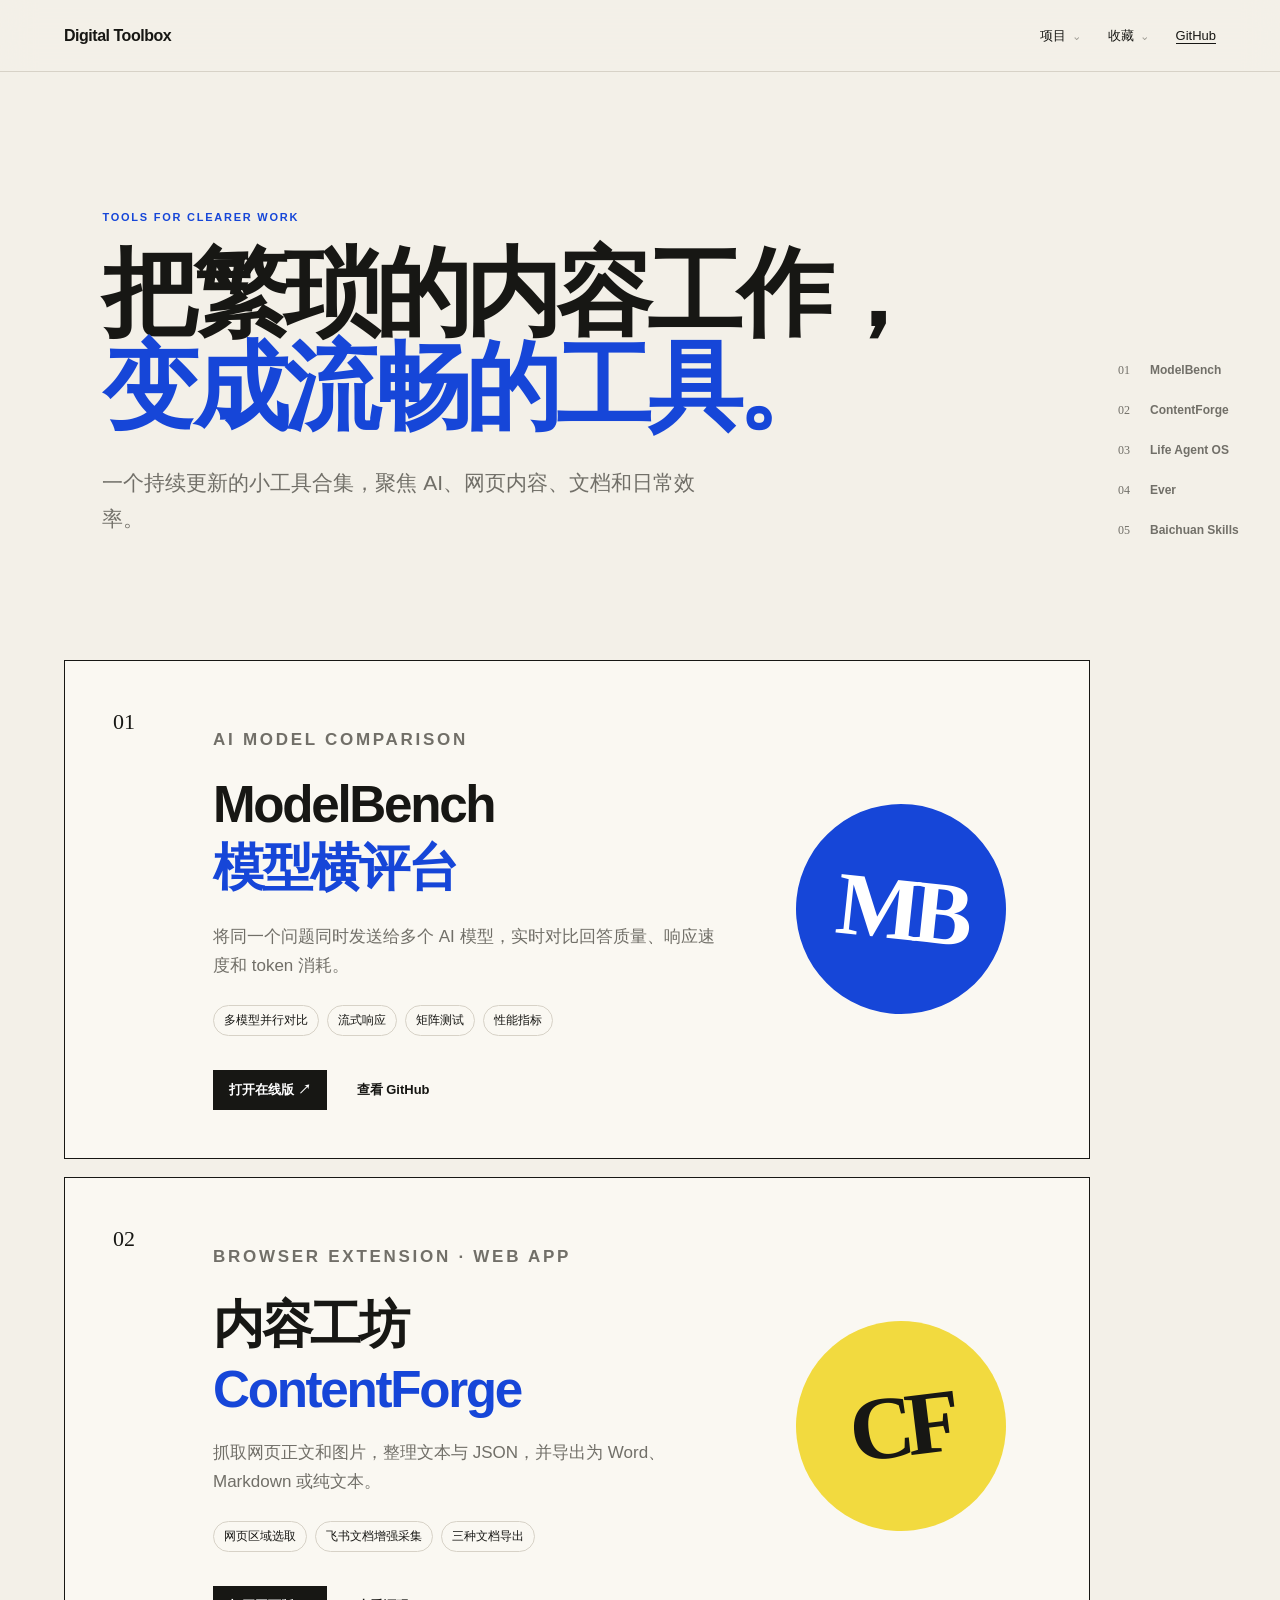
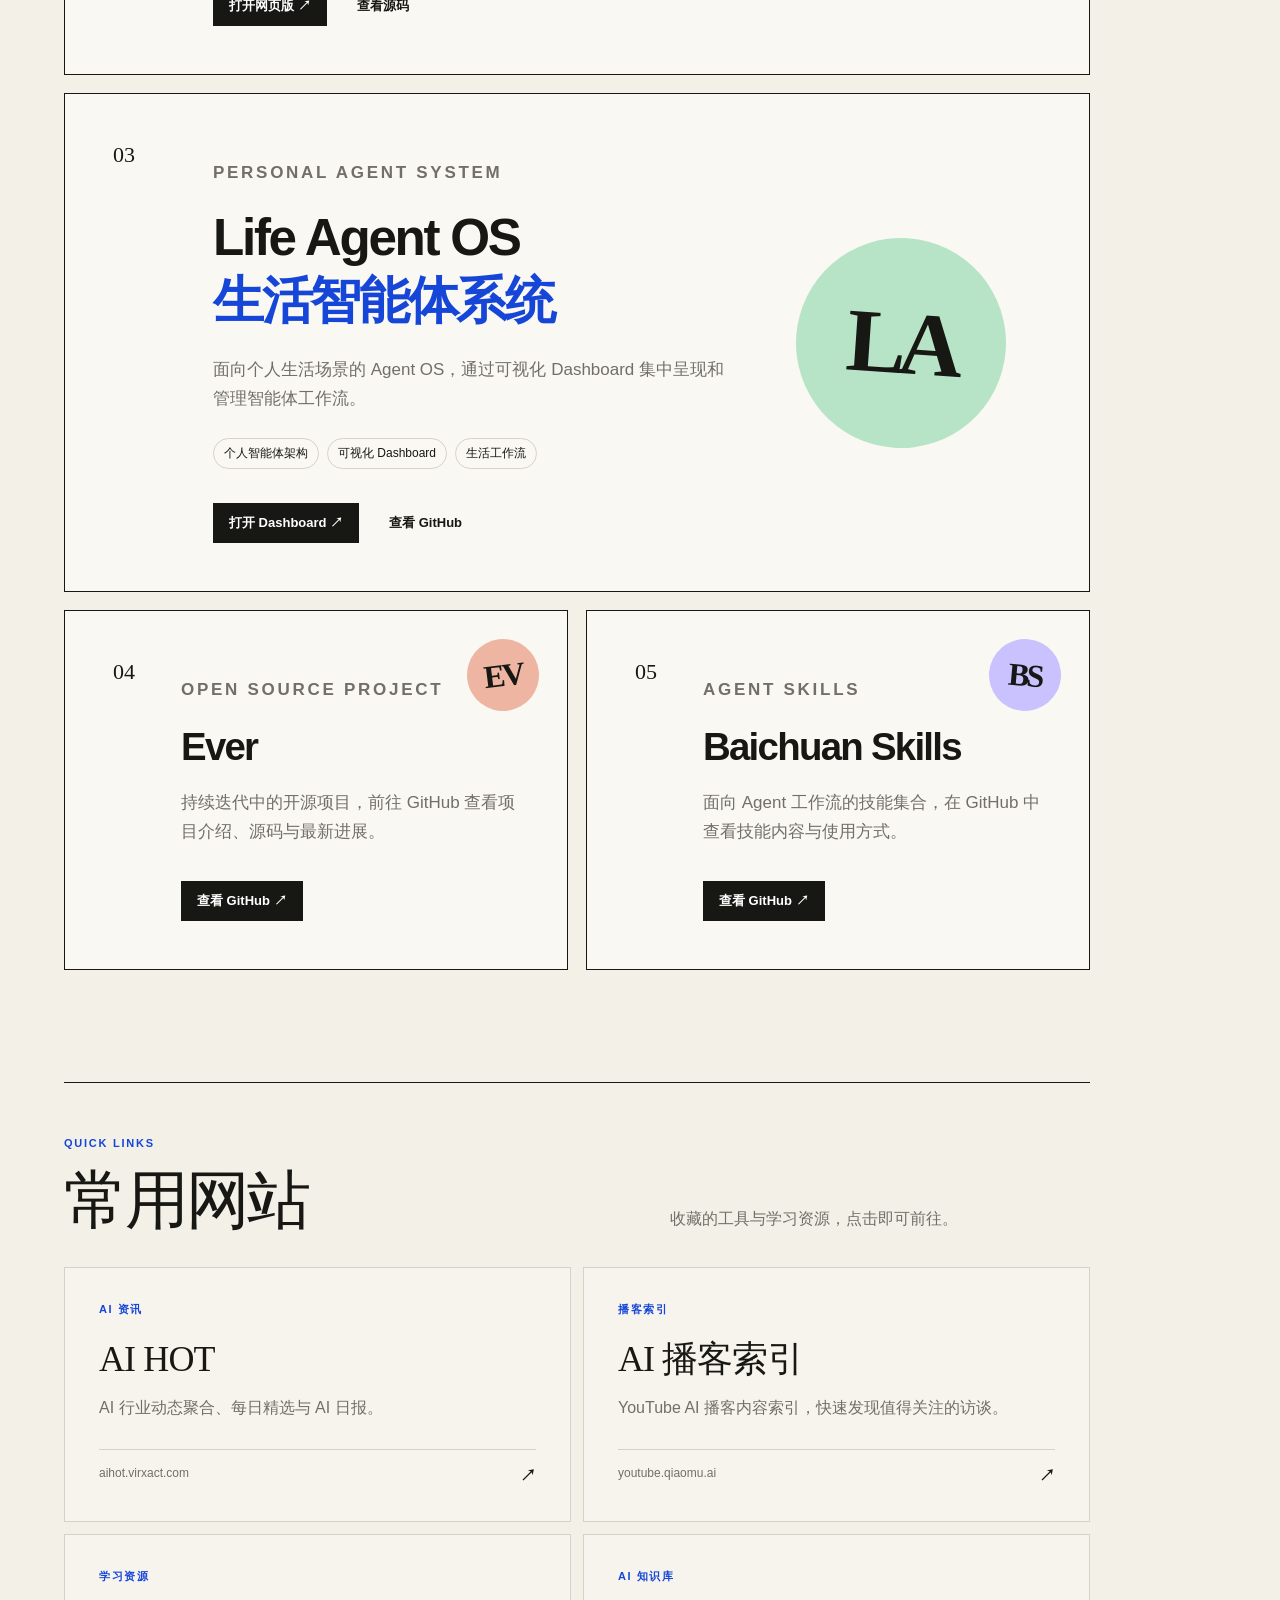
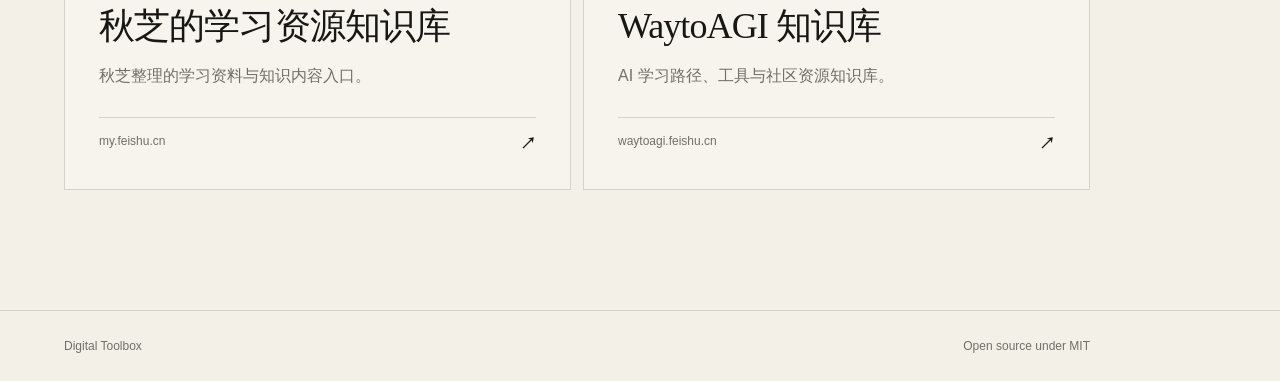
<file: portal/index.html>
<!doctype html>
<html lang="zh-CN">
<head>
  <meta charset="utf-8">
  <meta name="viewport" content="width=device-width,initial-scale=1">
  <meta name="description" content="Digital Toolbox — 实用内容与效率工具合集">
  <title>Digital Toolbox</title>
  <link rel="icon" href="favicon.svg" type="image/svg+xml">
  <link rel="stylesheet" href="styles.css">
  <link rel="stylesheet" href="projects.css">
  <link rel="stylesheet" href="project-nav.css">
</head>
<body>
  <header class="nav">
    <a class="brand" href="./">Digital Toolbox</a>
    <nav class="main-nav" aria-label="主导航">
      <div class="nav-menu">
        <button class="nav-trigger" type="button" aria-expanded="false">项目 <span>⌄</span></button>
        <div class="nav-dropdown project-menu">
          <a href="#modelbench" data-top-target="modelbench"><b>01</b><span>ModelBench</span></a>
          <a href="#contentforge" data-top-target="contentforge"><b>02</b><span>ContentForge</span></a>
          <a href="#life-agent-os" data-top-target="life-agent-os"><b>03</b><span>Life Agent OS</span></a>
          <a href="#ever" data-top-target="ever"><b>04</b><span>Ever</span></a>
          <a href="#baichuan-skills" data-top-target="baichuan-skills"><b>05</b><span>Baichuan Skills</span></a>
        </div>
      </div>
      <div class="nav-menu">
        <button class="nav-trigger" type="button" aria-expanded="false">收藏 <span>⌄</span></button>
        <div class="nav-dropdown bookmark-menu">
          <a href="https://aihot.virxact.com/" target="_blank" rel="noopener noreferrer"><small>AI 资讯</small><span>AI HOT</span></a>
          <a href="https://youtube.qiaomu.ai/" target="_blank" rel="noopener noreferrer"><small>播客索引</small><span>AI 播客索引</span></a>
          <a href="https://my.feishu.cn/wiki/Q52dwmohyi5dNAkUmMWcTFEfnLq" target="_blank" rel="noopener noreferrer"><small>学习资源</small><span>秋芝的学习资源知识库</span></a>
          <a href="https://waytoagi.feishu.cn/wiki/QPe5w5g7UisbEkkow8XcDmOpn8e" target="_blank" rel="noopener noreferrer"><small>AI 知识库</small><span>WaytoAGI 知识库</span></a>
        </div>
      </div>
      <a class="github-link" href="https://github.com/pite1376/digital-toolbox">GitHub</a>
    </nav>
  </header>
  <nav class="project-jump" aria-label="项目快速导航">
    <a href="#modelbench" data-project-link="modelbench"><span class="jump-index">01</span><span class="jump-name">ModelBench</span></a>
    <a href="#contentforge" data-project-link="contentforge"><span class="jump-index">02</span><span class="jump-name">ContentForge</span></a>
    <a href="#life-agent-os" data-project-link="life-agent-os"><span class="jump-index">03</span><span class="jump-name">Life Agent OS</span></a>
    <a href="#ever" data-project-link="ever"><span class="jump-index">04</span><span class="jump-name">Ever</span></a>
    <a href="#baichuan-skills" data-project-link="baichuan-skills"><span class="jump-index">05</span><span class="jump-name">Baichuan Skills</span></a>
  </nav>
  <main>
    <section class="hero">
      <p class="eyebrow">TOOLS FOR CLEARER WORK</p>
      <h1>把繁琐的内容工作，<br><span>变成流畅的工具。</span></h1>
      <p class="intro">一个持续更新的小工具合集，聚焦 AI、网页内容、文档和日常效率。</p>
    </section>
    <section class="projects">
      <article class="project-card modelbench" id="modelbench" data-project="modelbench">
        <div class="project-index">01</div>
        <div class="project-copy">
          <p class="tag">AI MODEL COMPARISON</p>
          <h2>ModelBench <span>模型横评台</span></h2>
          <p>将同一个问题同时发送给多个 AI 模型，实时对比回答质量、响应速度和 token 消耗。</p>
          <ul><li>多模型并行对比</li><li>流式响应</li><li>矩阵测试</li><li>性能指标</li></ul>
          <div class="actions"><a class="primary" href="https://pite1376.github.io/ModelBench/">打开在线版 ↗</a><a href="https://github.com/pite1376/ModelBench">查看 GitHub</a></div>
        </div>
        <div class="project-mark">MB</div>
      </article>
      <article class="project-card" id="contentforge" data-project="contentforge">
        <div class="project-index">02</div>
        <div class="project-copy">
          <p class="tag">BROWSER EXTENSION · WEB APP</p>
          <h2>内容工坊 <span>ContentForge</span></h2>
          <p>抓取网页正文和图片，整理文本与 JSON，并导出为 Word、Markdown 或纯文本。</p>
          <ul><li>网页区域选取</li><li>飞书文档增强采集</li><li>三种文档导出</li></ul>
          <div class="actions"><a class="primary" href="contentforge/">打开网页版 ↗</a><a href="https://github.com/pite1376/digital-toolbox/tree/main/projects/contentforge">查看源码</a></div>
        </div>
        <div class="project-mark">CF</div>
      </article>
      <article class="project-card life-agent-os" id="life-agent-os" data-project="life-agent-os">
        <div class="project-index">03</div>
        <div class="project-copy">
          <p class="tag">PERSONAL AGENT SYSTEM</p>
          <h2>Life Agent OS <span>生活智能体系统</span></h2>
          <p>面向个人生活场景的 Agent OS，通过可视化 Dashboard 集中呈现和管理智能体工作流。</p>
          <ul><li>个人智能体架构</li><li>可视化 Dashboard</li><li>生活工作流</li></ul>
          <div class="actions"><a class="primary" href="https://life-agent-os-dashboard.13285656093.workers.dev/">打开 Dashboard ↗</a><a href="https://github.com/pite1376/life-agent-os">查看 GitHub</a></div>
        </div>
        <div class="project-mark">LA</div>
      </article>
      <div class="compact-projects">
        <article class="project-card compact ever" id="ever" data-project="ever">
          <div class="project-index">04</div>
          <div class="project-copy">
            <p class="tag">OPEN SOURCE PROJECT</p>
            <h2>Ever</h2>
            <p>持续迭代中的开源项目，前往 GitHub 查看项目介绍、源码与最新进展。</p>
            <div class="actions"><a class="primary" href="https://github.com/pite1376/Ever">查看 GitHub ↗</a></div>
          </div>
          <div class="project-mark">EV</div>
        </article>
        <article class="project-card compact baichuan" id="baichuan-skills" data-project="baichuan-skills">
          <div class="project-index">05</div>
          <div class="project-copy">
            <p class="tag">AGENT SKILLS</p>
            <h2>Baichuan Skills</h2>
            <p>面向 Agent 工作流的技能集合，在 GitHub 中查看技能内容与使用方式。</p>
            <div class="actions"><a class="primary" href="https://github.com/pite1376/baichuan-skills">查看 GitHub ↗</a></div>
          </div>
          <div class="project-mark">BS</div>
        </article>
      </div>
    </section>
    <section class="bookmarks" id="bookmarks" data-project="bookmarks">
      <div class="section-heading">
        <p class="eyebrow">QUICK LINKS</p>
        <h2>常用网站</h2>
        <p>收藏的工具与学习资源，点击即可前往。</p>
      </div>
      <div class="bookmark-grid">
        <a class="bookmark-card" href="https://aihot.virxact.com/" target="_blank" rel="noopener noreferrer"><span class="bookmark-type">AI 资讯</span><strong>AI HOT</strong><p>AI 行业动态聚合、每日精选与 AI 日报。</p><span class="bookmark-domain">aihot.virxact.com <b>↗</b></span></a>
        <a class="bookmark-card" href="https://youtube.qiaomu.ai/" target="_blank" rel="noopener noreferrer"><span class="bookmark-type">播客索引</span><strong>AI 播客索引</strong><p>YouTube AI 播客内容索引，快速发现值得关注的访谈。</p><span class="bookmark-domain">youtube.qiaomu.ai <b>↗</b></span></a>
        <a class="bookmark-card" href="https://my.feishu.cn/wiki/Q52dwmohyi5dNAkUmMWcTFEfnLq" target="_blank" rel="noopener noreferrer"><span class="bookmark-type">学习资源</span><strong>秋芝的学习资源知识库</strong><p>秋芝整理的学习资料与知识内容入口。</p><span class="bookmark-domain">my.feishu.cn <b>↗</b></span></a>
        <a class="bookmark-card" href="https://waytoagi.feishu.cn/wiki/QPe5w5g7UisbEkkow8XcDmOpn8e" target="_blank" rel="noopener noreferrer"><span class="bookmark-type">AI 知识库</span><strong>WaytoAGI 知识库</strong><p>AI 学习路径、工具与社区资源知识库。</p><span class="bookmark-domain">waytoagi.feishu.cn <b>↗</b></span></a>
      </div>
    </section>
  </main>
  <footer><span>Digital Toolbox</span><span>Open source under MIT</span></footer>
  <script src="project-nav.js"></script>
</body>
</html>
</file>
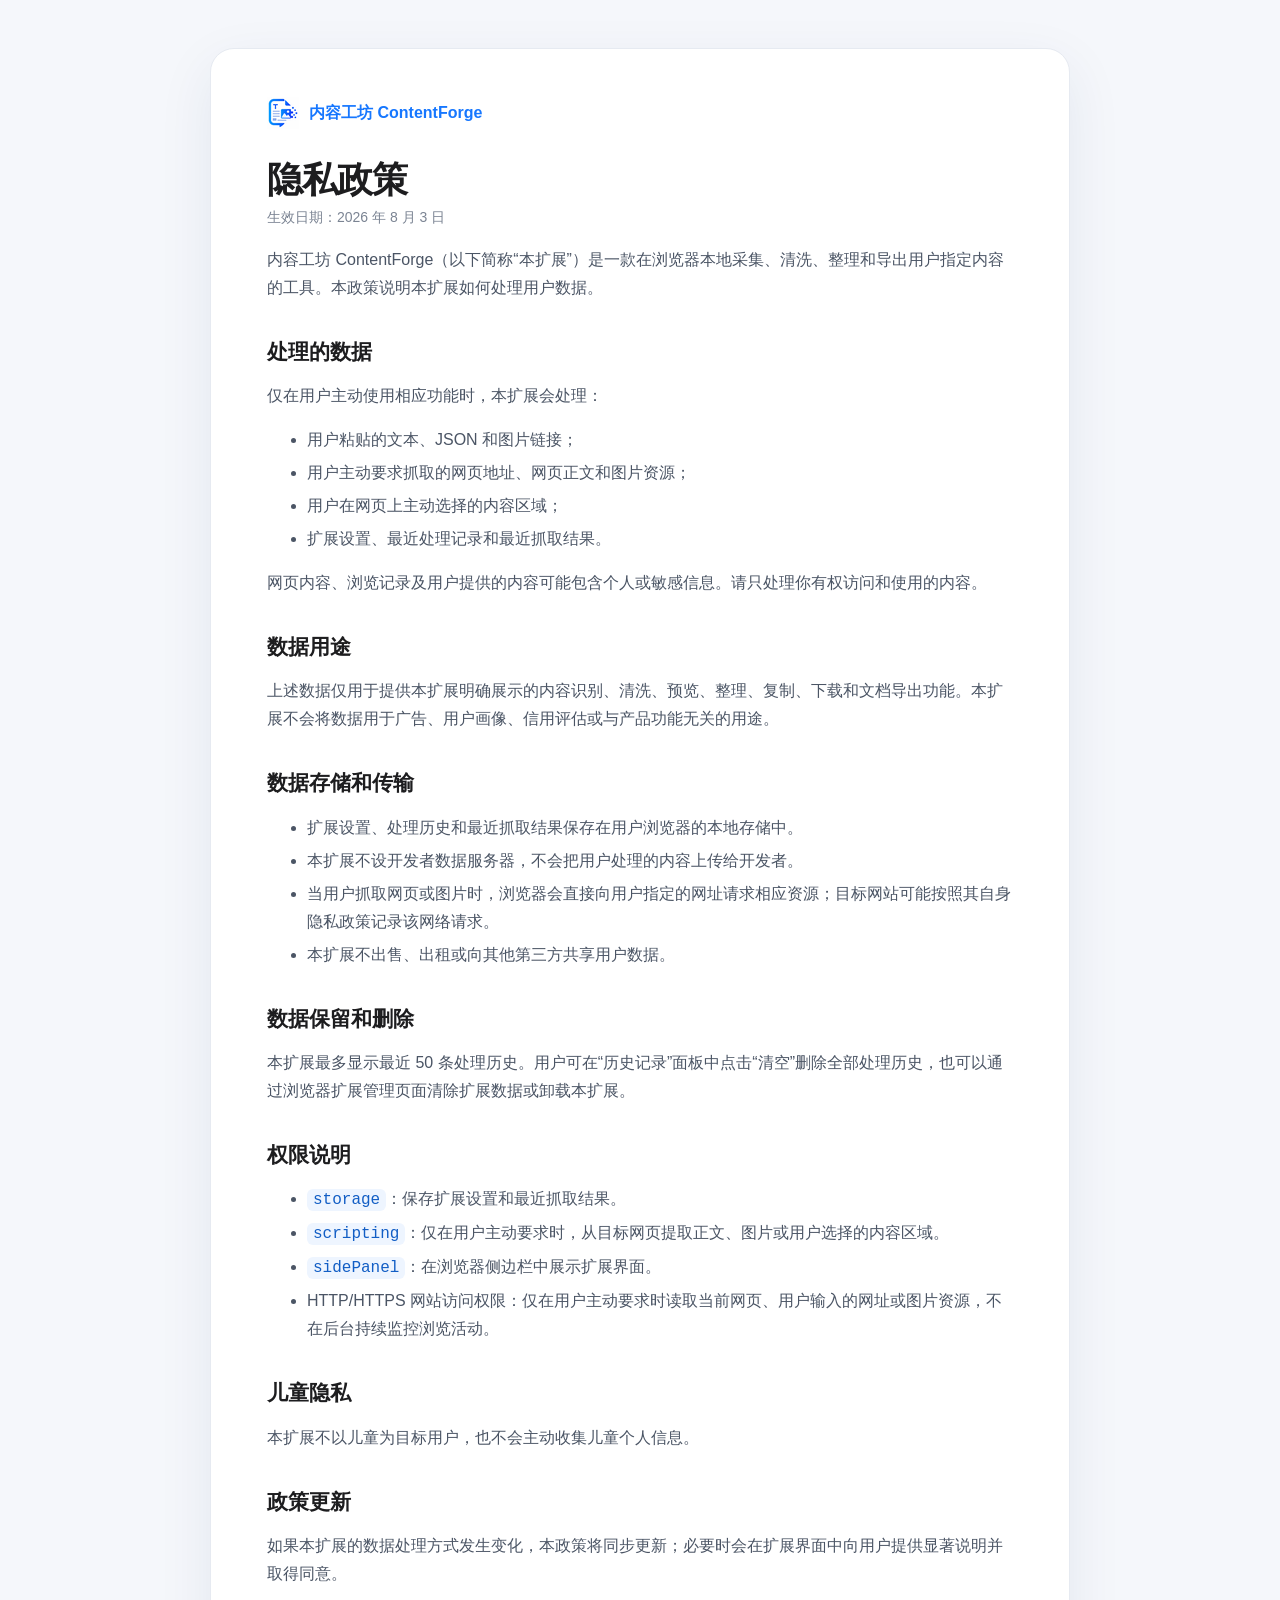
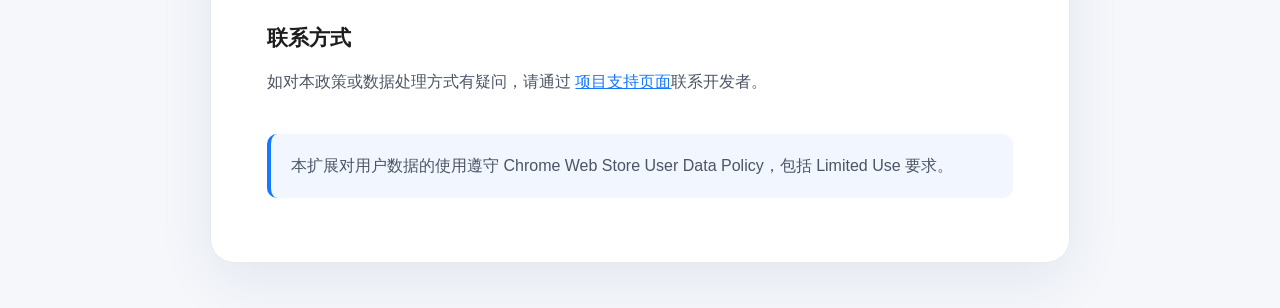
<file: projects/contentforge/extension/privacy.html>
<!doctype html>
<html lang="zh-CN">
<head>
  <meta charset="utf-8">
  <meta name="viewport" content="width=device-width, initial-scale=1">
  <meta name="color-scheme" content="light">
  <title>内容工坊 ContentForge 隐私政策</title>
  <style>
    :root { color:#1d1d1f; background:#f5f7fb; font:16px/1.75 -apple-system,BlinkMacSystemFont,"Segoe UI","PingFang SC","Microsoft YaHei",sans-serif; }
    * { box-sizing:border-box; }
    body { margin:0; }
    main { width:min(860px,calc(100% - 32px)); margin:48px auto; padding:48px 56px; background:#fff; border:1px solid #e6eaf1; border-radius:24px; box-shadow:0 18px 55px rgba(29,57,104,.08); }
    .brand { display:inline-flex; align-items:center; gap:10px; color:#1677ff; font-weight:750; }
    .brand img { width:32px; height:32px; }
    h1 { margin:20px 0 4px; font-size:36px; line-height:1.2; letter-spacing:-.03em; }
    h2 { margin:36px 0 8px; font-size:21px; line-height:1.35; }
    p,ul { color:#4b5565; }
    li+li { margin-top:5px; }
    code { padding:2px 6px; color:#125ec5; background:#eef5ff; border-radius:6px; }
    a { color:#1677ff; }
    .date { margin:0; color:#7b8493; font-size:14px; }
    .notice { margin-top:38px; padding:18px 20px; background:#f1f6ff; border-left:4px solid #1677ff; border-radius:10px; }
    @media (max-width:640px) { main { margin:0; width:100%; padding:32px 22px; border:0; border-radius:0; } h1 { font-size:30px; } }
  </style>
</head>
<body>
  <main>
    <div class="brand"><img src="icons/icon32.png" alt="">内容工坊 ContentForge</div>
    <h1>隐私政策</h1>
    <p class="date">生效日期：2026 年 8 月 3 日</p>

    <p>内容工坊 ContentForge（以下简称“本扩展”）是一款在浏览器本地采集、清洗、整理和导出用户指定内容的工具。本政策说明本扩展如何处理用户数据。</p>

    <h2>处理的数据</h2>
    <p>仅在用户主动使用相应功能时，本扩展会处理：</p>
    <ul>
      <li>用户粘贴的文本、JSON 和图片链接；</li>
      <li>用户主动要求抓取的网页地址、网页正文和图片资源；</li>
      <li>用户在网页上主动选择的内容区域；</li>
      <li>扩展设置、最近处理记录和最近抓取结果。</li>
    </ul>
    <p>网页内容、浏览记录及用户提供的内容可能包含个人或敏感信息。请只处理你有权访问和使用的内容。</p>

    <h2>数据用途</h2>
    <p>上述数据仅用于提供本扩展明确展示的内容识别、清洗、预览、整理、复制、下载和文档导出功能。本扩展不会将数据用于广告、用户画像、信用评估或与产品功能无关的用途。</p>

    <h2>数据存储和传输</h2>
    <ul>
      <li>扩展设置、处理历史和最近抓取结果保存在用户浏览器的本地存储中。</li>
      <li>本扩展不设开发者数据服务器，不会把用户处理的内容上传给开发者。</li>
      <li>当用户抓取网页或图片时，浏览器会直接向用户指定的网址请求相应资源；目标网站可能按照其自身隐私政策记录该网络请求。</li>
      <li>本扩展不出售、出租或向其他第三方共享用户数据。</li>
    </ul>

    <h2>数据保留和删除</h2>
    <p>本扩展最多显示最近 50 条处理历史。用户可在“历史记录”面板中点击“清空”删除全部处理历史，也可以通过浏览器扩展管理页面清除扩展数据或卸载本扩展。</p>

    <h2>权限说明</h2>
    <ul>
      <li><code>storage</code>：保存扩展设置和最近抓取结果。</li>
      <li><code>scripting</code>：仅在用户主动要求时，从目标网页提取正文、图片或用户选择的内容区域。</li>
      <li><code>sidePanel</code>：在浏览器侧边栏中展示扩展界面。</li>
      <li>HTTP/HTTPS 网站访问权限：仅在用户主动要求时读取当前网页、用户输入的网址或图片资源，不在后台持续监控浏览活动。</li>
    </ul>

    <h2>儿童隐私</h2>
    <p>本扩展不以儿童为目标用户，也不会主动收集儿童个人信息。</p>

    <h2>政策更新</h2>
    <p>如果本扩展的数据处理方式发生变化，本政策将同步更新；必要时会在扩展界面中向用户提供显著说明并取得同意。</p>

    <h2>联系方式</h2>
    <p>如对本政策或数据处理方式有疑问，请通过 <a href="https://github.com/pite1376/digital-toolbox/issues">项目支持页面</a>联系开发者。</p>

    <p class="notice">本扩展对用户数据的使用遵守 Chrome Web Store User Data Policy，包括 Limited Use 要求。</p>
  </main>
</body>
</html>
</file>
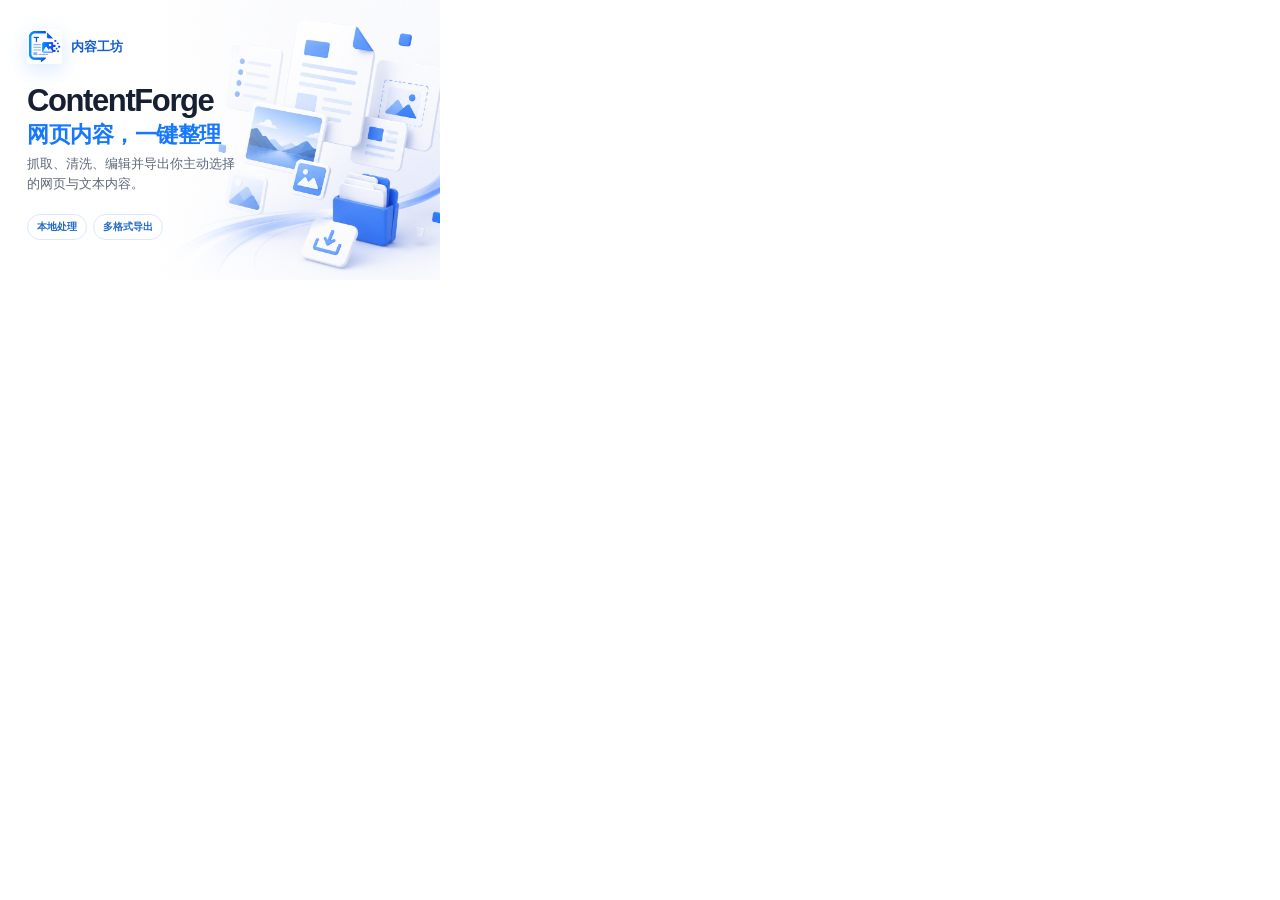
<file: projects/contentforge/store/promo-source.html>
<!doctype html>
<html lang="zh-CN">
<head>
  <meta charset="utf-8">
  <meta name="viewport" content="width=device-width,initial-scale=1">
  <title>ContentForge Promo</title>
  <style>
    * { box-sizing:border-box; }
    html,body { width:440px; height:280px; margin:0; overflow:hidden; }
    body { font-family:-apple-system,BlinkMacSystemFont,"Segoe UI","PingFang SC","Microsoft YaHei",sans-serif; }
    .tile { position:relative; width:440px; height:280px; overflow:hidden; background:#f8fbff url("assets/promo-background-generated.png") center/cover no-repeat; }
    .tile::after { content:""; position:absolute; inset:0; background:linear-gradient(90deg,rgba(255,255,255,.99) 0%,rgba(255,255,255,.96) 36%,rgba(255,255,255,.28) 62%,rgba(255,255,255,0) 100%); }
    .copy { position:absolute; z-index:1; left:27px; top:29px; width:242px; }
    .brand { display:flex; align-items:center; gap:9px; color:#125fcb; font-size:13px; font-weight:750; letter-spacing:.01em; }
    .brand img { width:35px; height:35px; filter:drop-shadow(0 6px 10px rgba(22,119,255,.16)); }
    h1 { margin:21px 0 8px; color:#172033; font-size:31px; line-height:1.05; letter-spacing:-.045em; }
    h1 span { display:block; color:#1677ff; font-size:22px; letter-spacing:-.02em; margin-top:5px; }
    p { margin:0; width:218px; color:#5d6879; font-size:13px; line-height:1.55; font-weight:520; }
    .chips { display:flex; gap:6px; margin-top:20px; }
    .chips span { padding:5px 9px; border:1px solid #dbe9ff; border-radius:999px; background:rgba(255,255,255,.86); color:#2168c6; font-size:10px; font-weight:700; }
  </style>
</head>
<body>
  <div class="tile">
    <div class="copy">
      <div class="brand"><img src="../extension/icons/icon128.png" alt="">内容工坊</div>
      <h1>ContentForge<span>网页内容，一键整理</span></h1>
      <p>抓取、清洗、编辑并导出你主动选择的网页与文本内容。</p>
      <div class="chips"><span>本地处理</span><span>多格式导出</span></div>
    </div>
  </div>
</body>
</html>
</file>
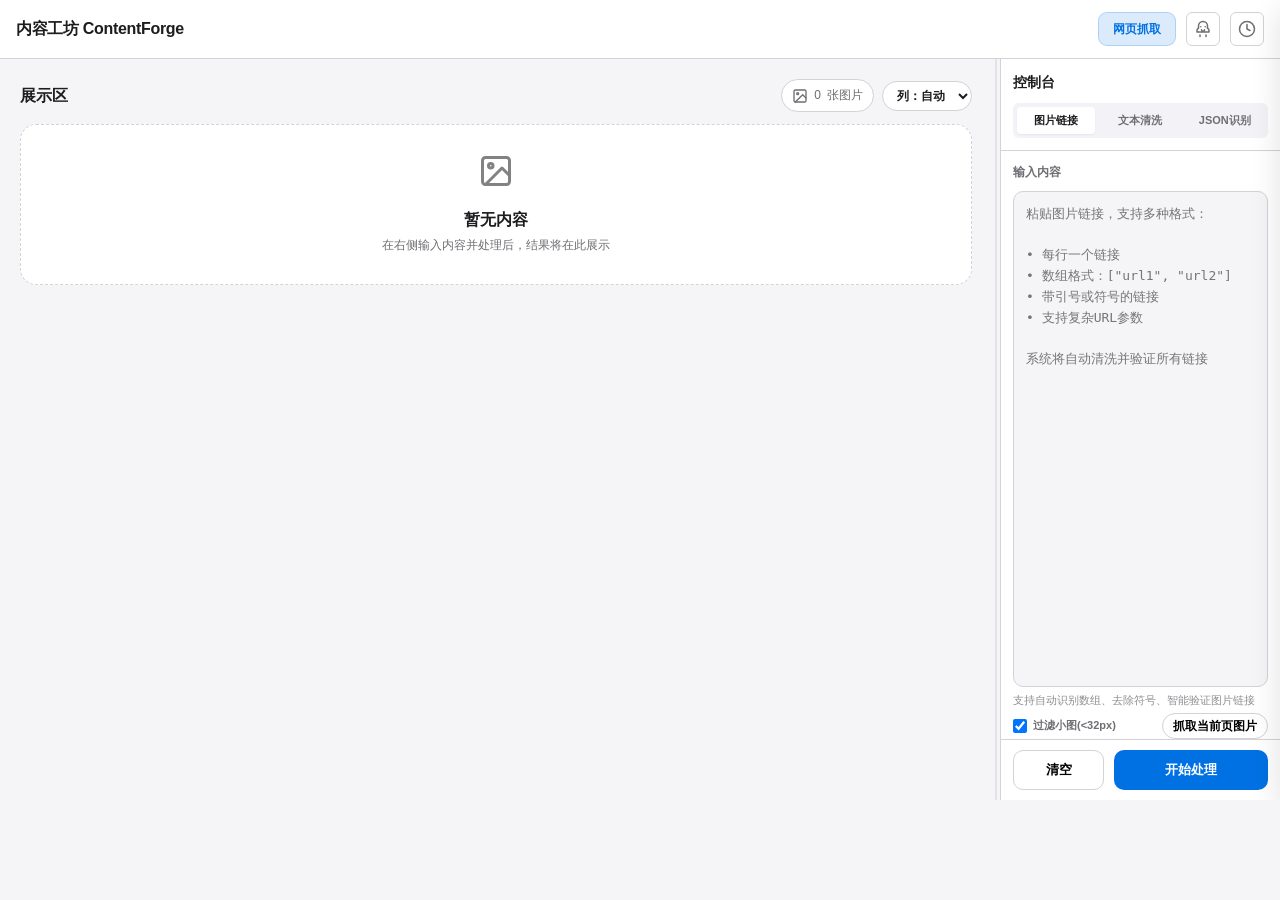
<file: projects/contentforge/store/screenshot-source.html>
<!doctype html>
<html>
<head>
  <meta charset="utf-8">
  <title>ContentForge Store Screenshot</title>
  <style>
    html,body { width:1280px; height:800px; margin:0; overflow:hidden; background:#f5f5f7; }
    iframe { display:block; width:1280px; height:800px; border:0; }
  </style>
</head>
<body>
  <iframe src="../extension/tab.html" title="ContentForge"></iframe>
</body>
</html>
</file>
<file: portal/styles.css>
:root{--ink:#171714;--paper:#f3f0e8;--muted:#716f68;--line:#d7d2c7;--blue:#1646d8;--yellow:#f2da3f}*{box-sizing:border-box}html{background:var(--paper);color:var(--ink);font-family:Inter,-apple-system,BlinkMacSystemFont,"Segoe UI","PingFang SC",sans-serif}body{margin:0;min-height:100vh}.nav{height:72px;padding:0 clamp(22px,5vw,72px);display:flex;align-items:center;justify-content:space-between;border-bottom:1px solid var(--line)}a{color:inherit;text-decoration:none}.brand{font-weight:850;letter-spacing:-.03em}.nav>a:last-child{font-size:13px;border-bottom:1px solid}.hero{padding:clamp(70px,10vw,150px) clamp(22px,8vw,120px) clamp(60px,8vw,110px)}.eyebrow,.tag{font-size:11px;font-weight:850;letter-spacing:.16em;color:var(--blue)}h1{font-family:Georgia,"Songti SC",serif;font-size:clamp(46px,7.5vw,108px);line-height:.98;letter-spacing:-.055em;margin:24px 0 30px;max-width:1200px}h1 span{color:var(--blue)}.intro{color:var(--muted);font-size:clamp(16px,2vw,21px);line-height:1.7;max-width:620px}.projects{padding:0 clamp(22px,5vw,72px) 100px;display:grid;gap:18px}.project-card{min-height:390px;border:1px solid var(--ink);padding:clamp(22px,4vw,48px);display:grid;grid-template-columns:70px minmax(0,1fr) minmax(140px,280px);gap:30px;position:relative;background:#faf8f2}.project-index{font-family:Georgia,serif;font-size:22px}.project-copy{max-width:700px}.project-copy h2,.placeholder h2{font-size:clamp(31px,4vw,56px);letter-spacing:-.045em;margin:20px 0}.project-copy h2 span{display:block;color:var(--blue)}.project-copy>p{color:var(--muted);font-size:17px;line-height:1.7}.project-copy ul{display:flex;gap:8px;flex-wrap:wrap;padding:0;list-style:none;margin:24px 0}.project-copy li{border:1px solid var(--line);padding:6px 10px;border-radius:99px;font-size:12px}.actions{display:flex;gap:14px;align-items:center;margin-top:34px}.actions a{padding:11px 16px;font-size:13px;font-weight:750}.actions .primary{background:var(--ink);color:#fff}.project-mark{align-self:center;justify-self:center;width:min(17vw,210px);aspect-ratio:1;border-radius:50%;display:grid;place-items:center;background:var(--yellow);font:900 clamp(45px,7vw,90px)/1 Georgia,serif;letter-spacing:-.09em;transform:rotate(-7deg)}.placeholder{min-height:180px;grid-template-columns:70px 1fr;background:transparent;color:var(--muted)}.placeholder h2{font-size:30px;margin:14px 0}footer{display:flex;justify-content:space-between;padding:28px clamp(22px,5vw,72px);border-top:1px solid var(--line);font-size:12px;color:var(--muted)}@media(max-width:760px){.project-card{grid-template-columns:1fr}.project-index{order:-2}.project-mark{position:absolute;right:22px;top:22px;width:74px}.actions{align-items:flex-start;flex-direction:column}.placeholder{grid-template-columns:1fr}footer{gap:8px;flex-direction:column}}
</file>
<file: portal/projects.css>
.modelbench .project-mark {
  background: var(--blue);
  color: #fff;
  transform: rotate(6deg);
}
.life-agent-os .project-mark { background: #b7e4c7; transform: rotate(4deg); }
.compact-projects { display: grid; grid-template-columns: repeat(2, minmax(0, 1fr)); gap: 18px; }
.project-card.compact { min-height: 330px; grid-template-columns: 48px minmax(0, 1fr); gap: 20px; }
.project-card.compact .project-copy h2 { font-size: clamp(30px, 3vw, 44px); }
.project-card.compact .project-mark { position: absolute; top: 28px; right: 28px; width: 72px; font-size: 32px; }
.ever .project-mark { background: #efb5a3; }
.baichuan .project-mark { background: #c9c2ff; transform: rotate(5deg); }
.bookmarks { padding: 12px clamp(22px, 5vw, 72px) 120px; scroll-margin-top: 92px; }
.section-heading { display: grid; grid-template-columns: minmax(0, 1fr) minmax(260px, 420px); align-items: end; gap: 20px; padding: 54px 0 34px; border-top: 1px solid var(--ink); }
.section-heading .eyebrow { grid-column: 1 / -1; margin: 0; }
.section-heading h2 { margin: 0; font: 400 clamp(40px, 5vw, 70px)/1 Georgia, "Songti SC", serif; letter-spacing: -.045em; }
.section-heading > p:last-child { margin: 0; color: var(--muted); line-height: 1.7; }
.bookmark-grid { display: grid; grid-template-columns: repeat(2, minmax(0, 1fr)); gap: 12px; }
.bookmark-card { min-height: 230px; padding: clamp(22px, 3vw, 34px); display: flex; flex-direction: column; border: 1px solid var(--line); background: rgba(250, 248, 242, .65); transition: border-color .18s ease, transform .18s ease, background .18s ease; }
.bookmark-card:hover { border-color: var(--ink); background: #faf8f2; transform: translateY(-3px); }
.bookmark-type { color: var(--blue); font-size: 11px; font-weight: 850; letter-spacing: .14em; }
.bookmark-card strong { margin-top: 22px; font: 400 clamp(24px, 3vw, 36px)/1.15 Georgia, "Songti SC", serif; letter-spacing: -.025em; }
.bookmark-card p { max-width: 440px; margin: 15px 0 28px; color: var(--muted); line-height: 1.65; }
.bookmark-domain { display: flex; justify-content: space-between; margin-top: auto; padding-top: 16px; border-top: 1px solid var(--line); color: var(--muted); font-size: 12px; }
.bookmark-domain b { color: var(--ink); font-size: 16px; }
@media (min-width: 1201px) { .bookmarks { padding-right: max(190px, 12vw); } }
@media (min-width: 769px) and (max-width: 1200px) { .bookmarks { padding-right: 68px; } }
@media (max-width: 760px) { .compact-projects, .bookmark-grid, .section-heading { grid-template-columns: 1fr; } .project-card.compact { grid-template-columns: 1fr; } .section-heading .eyebrow { grid-column: auto; } .bookmark-card { min-height: 210px; } }
@media (prefers-reduced-motion: reduce) { .bookmark-card { transition: none; } }
</file>
<file: portal/project-nav.css>
.nav {
  position: sticky;
  top: 0;
  z-index: 50;
  background: rgba(243, 240, 232, .92);
  backdrop-filter: blur(16px);
}

.main-nav { display: flex; align-items: stretch; gap: 28px; height: 100%; }
.nav-menu { position: relative; display: flex; align-items: center; }
.nav-trigger { padding: 0; border: 0; background: none; color: var(--ink); font: 700 13px/1 inherit; cursor: pointer; }
.nav-trigger span { display: inline-block; margin-left: 3px; color: var(--muted); transition: transform .18s ease; }
.nav-menu:hover .nav-trigger span,
.nav-menu:focus-within .nav-trigger span,
.nav-menu.open .nav-trigger span { transform: rotate(180deg); }
.github-link { align-self: center; font-size: 13px; border-bottom: 1px solid; }
.nav-dropdown {
  position: absolute;
  top: calc(100% - 1px);
  right: -18px;
  width: 260px;
  padding: 9px;
  border: 1px solid var(--line);
  background: rgba(250, 248, 242, .98);
  box-shadow: 0 16px 40px rgba(23, 23, 20, .13);
  opacity: 0;
  visibility: hidden;
  transform: translateY(-5px);
  transition: opacity .16s ease, visibility .16s ease, transform .16s ease;
}
.nav-menu:hover .nav-dropdown,
.nav-menu:focus-within .nav-dropdown,
.nav-menu.open .nav-dropdown { opacity: 1; visibility: visible; transform: translateY(0); }
.nav-dropdown a { display: grid; grid-template-columns: 34px 1fr; gap: 8px; align-items: center; min-height: 42px; padding: 8px 10px; font-size: 13px; }
.nav-dropdown a:hover,
.nav-dropdown a:focus-visible { background: var(--paper); color: var(--blue); outline: none; }
.nav-dropdown b { color: var(--muted); font: 400 12px/1 Georgia, serif; }
.bookmark-menu { width: 310px; }
.bookmark-menu a { grid-template-columns: 72px 1fr; }
.bookmark-menu small { color: var(--blue); font-size: 10px; font-weight: 800; letter-spacing: .08em; }

.project-jump {
  position: fixed;
  top: 50%;
  right: 24px;
  z-index: 30;
  display: flex;
  flex-direction: column;
  gap: 4px;
  width: 138px;
  transform: translateY(-50%);
}

.project-jump a {
  position: relative;
  display: grid;
  grid-template-columns: 24px minmax(0, 1fr);
  gap: 8px;
  align-items: center;
  min-height: 36px;
  padding: 5px 0;
  color: var(--muted);
  font-size: 12px;
  font-weight: 750;
  text-decoration: none;
  transition: color .18s ease, opacity .18s ease;
}

.project-jump a::before {
  content: "";
  position: absolute;
  left: -12px;
  width: 5px;
  height: 5px;
  border-radius: 50%;
  background: var(--blue);
  opacity: 0;
  transform: scale(.5);
  transition: opacity .18s ease, transform .18s ease;
}

.project-jump a:hover,
.project-jump a.active {
  color: var(--blue);
}

.project-jump a.active::before {
  opacity: 1;
  transform: scale(1);
}

.jump-index {
  font-family: Georgia, serif;
  font-weight: 400;
}

.jump-name {
  overflow: hidden;
  text-overflow: ellipsis;
  white-space: nowrap;
}

.project-card {
  scroll-margin-top: 92px;
}

@media (min-width: 1201px) {
  .projects,
  footer {
    padding-right: max(190px, 12vw);
  }
}

@media (min-width: 769px) and (max-width: 1200px) {
  .project-jump {
    right: 12px;
    width: 38px;
  }

  .project-jump a {
    grid-template-columns: 1fr;
    justify-items: center;
  }

  .project-jump a::before {
    left: -2px;
  }

  .jump-name {
    position: absolute;
    right: 46px;
    width: max-content;
    max-width: 140px;
    padding: 6px 9px;
    border-radius: 7px;
    background: var(--ink);
    color: #fff;
    opacity: 0;
    pointer-events: none;
    transform: translateX(5px);
    transition: opacity .15s ease, transform .15s ease;
  }

  .project-jump a:hover .jump-name,
  .project-jump a:focus-visible .jump-name {
    opacity: 1;
    transform: translateX(0);
  }

  .projects,
  footer {
    padding-right: 68px;
  }
}

@media (max-width: 768px) {
  body {
    padding-bottom: calc(72px + env(safe-area-inset-bottom));
  }

  .project-jump {
    top: auto;
    right: 12px;
    bottom: calc(10px + env(safe-area-inset-bottom));
    left: 12px;
    width: auto;
    min-height: 52px;
    padding: 6px;
    flex-direction: row;
    align-items: center;
    gap: 4px;
    overflow-x: auto;
    border-radius: 15px;
    background: rgba(250, 248, 242, .9);
    box-shadow: 0 8px 28px rgba(23, 23, 20, .16);
    backdrop-filter: blur(18px);
    transform: none;
    scrollbar-width: none;
  }

  .project-jump::-webkit-scrollbar {
    display: none;
  }

  .project-jump a {
    flex: 0 0 auto;
    grid-template-columns: 20px auto;
    justify-content: center;
    min-width: 126px;
    min-height: 40px;
    padding: 6px 10px;
  }

  .project-jump a::before {
    left: 5px;
  }

  .project-card {
    scroll-margin-top: 84px;
  }
}

@media (max-width: 620px) {
  .nav { padding: 0 16px; }
  .brand { max-width: 105px; font-size: 14px; line-height: 1; }
  .main-nav { gap: 15px; }
  .nav-dropdown { position: fixed; top: 71px; right: 12px; left: 12px; width: auto; max-height: calc(100vh - 92px); overflow-y: auto; }
  .nav-menu:hover:not(.open) .nav-dropdown { opacity: 0; visibility: hidden; transform: translateY(-5px); }
  .nav-menu.open .nav-dropdown { opacity: 1; visibility: visible; transform: translateY(0); }
}

@media (prefers-reduced-motion: reduce) {
  html {
    scroll-behavior: auto;
  }

  .project-jump a,
  .project-jump a::before,
  .nav-dropdown,
  .nav-trigger span {
    transition: none;
  }
}
</file>
